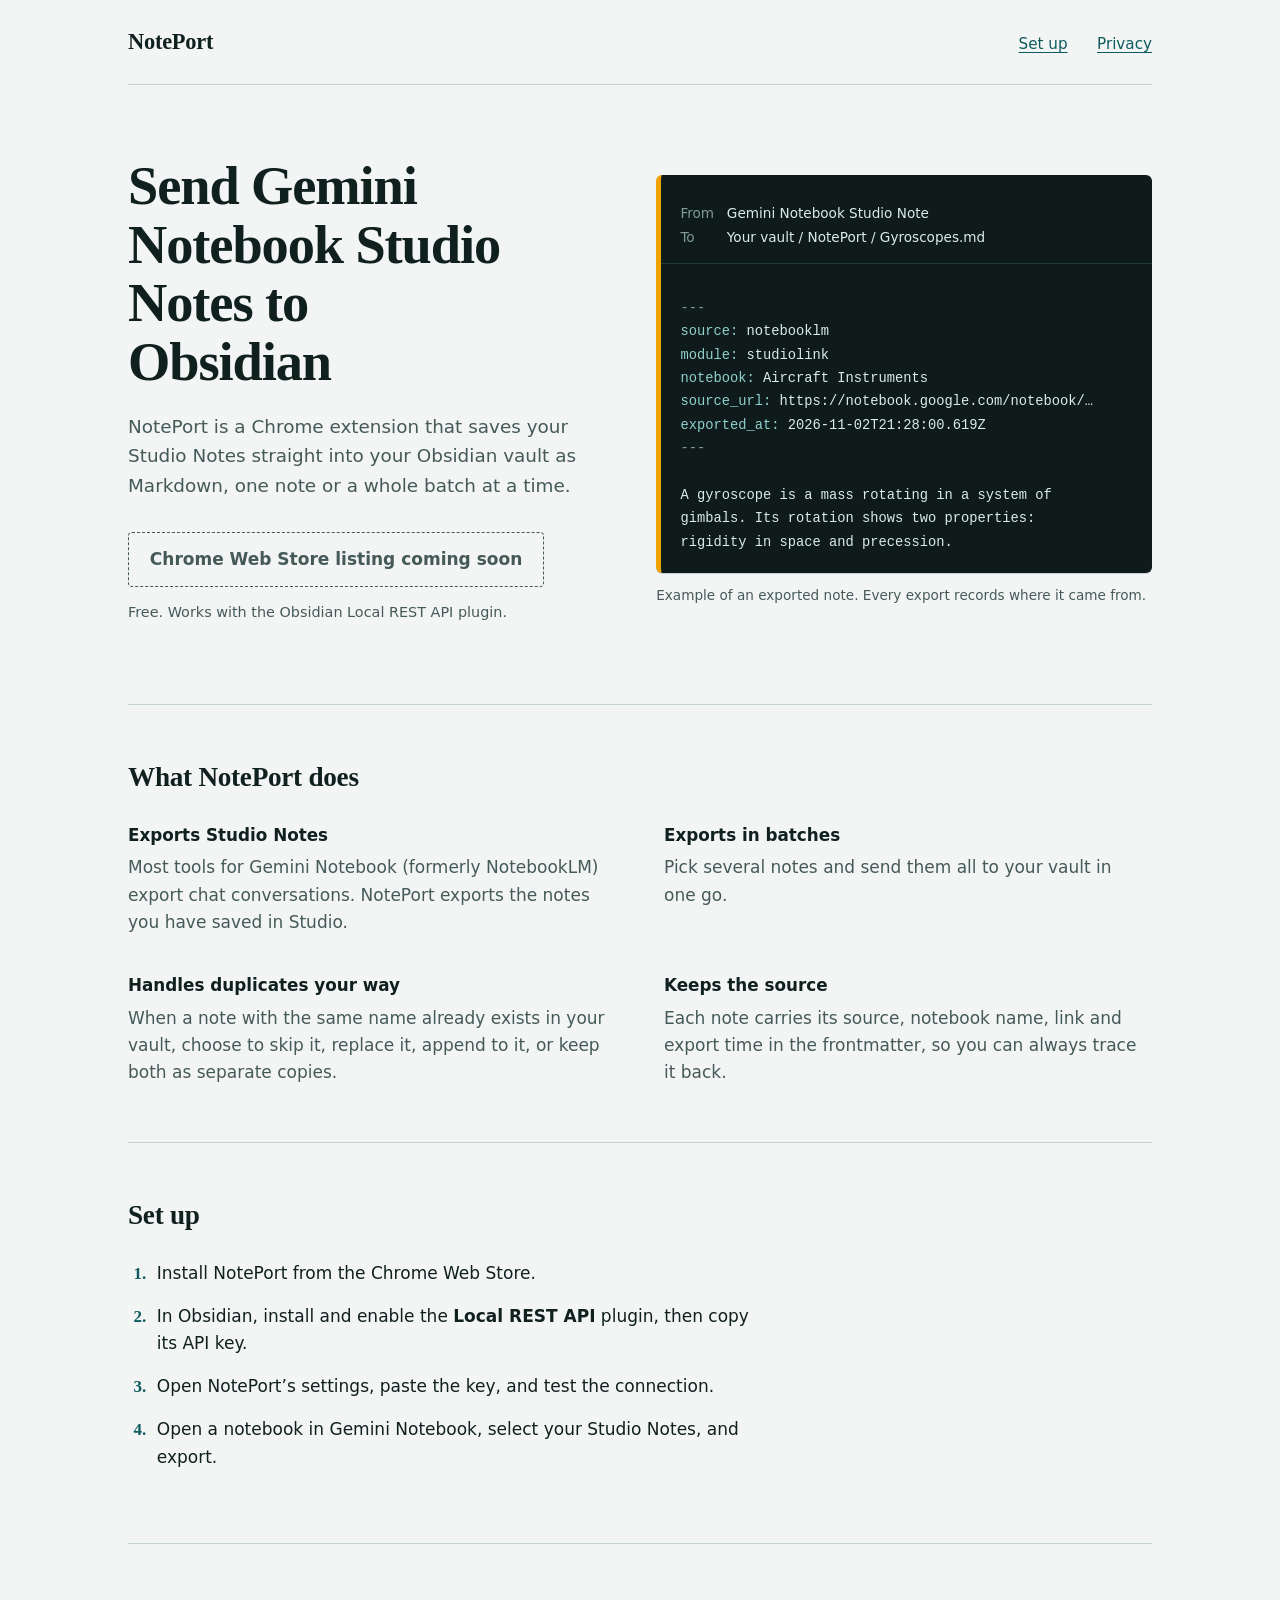
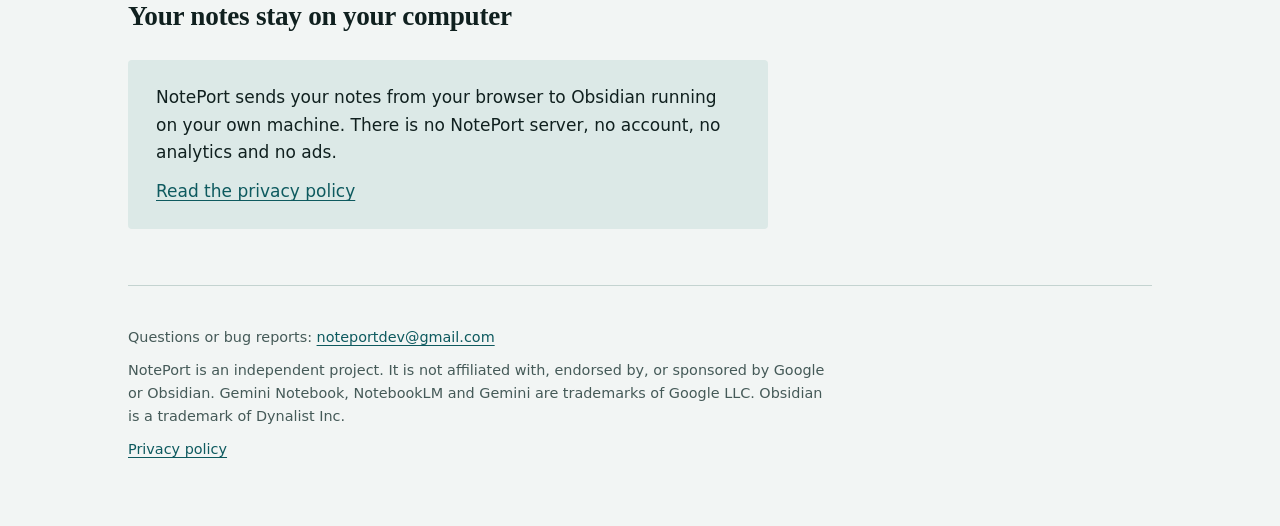
<file: index.html>
<!DOCTYPE html>
<html lang="en">
<head>
  <meta charset="utf-8">
  <meta name="viewport" content="width=device-width, initial-scale=1">
  <title>NotePort: send Gemini Notebook Studio Notes to Obsidian</title>
  <meta name="description" content="NotePort is a Chrome extension that exports your Gemini Notebook (formerly NotebookLM) Studio Notes into your Obsidian vault as Markdown, with the source kept in the frontmatter.">
  <link rel="icon" href="data:image/svg+xml,%3Csvg xmlns='http://www.w3.org/2000/svg' viewBox='0 0 32 32'%3E%3Crect width='32' height='32' rx='6' fill='%230e5a5f'/%3E%3Cpath d='M9 22V10h4.2c3.2 0 5 1.5 5 3.9s-1.8 3.9-5 3.9H12' fill='none' stroke='%23fff' stroke-width='2.6'/%3E%3Ccircle cx='23' cy='22' r='2.4' fill='%23f0a202'/%3E%3C/svg%3E">
  <link rel="stylesheet" href="style.css">
</head>
<body>
  <div class="wrap">
    <header class="site-header">
      <a class="wordmark" href="/">NotePort</a>
      <nav aria-label="Main">
        <a href="#setup">Set up</a>
        <a href="privacy.html">Privacy</a>
      </nav>
    </header>

    <main>
      <div class="hero">
        <div>
          <h1>Send Gemini Notebook Studio Notes to Obsidian</h1>
          <p class="lede">NotePort is a Chrome extension that saves your Studio Notes straight into your Obsidian vault as Markdown, one note or a whole batch at a time.</p>
          <!-- Replace this span with: <a class="btn" href="YOUR-CHROME-WEB-STORE-URL">Add to Chrome</a> once the listing is live -->
          <span class="btn" aria-disabled="true">Chrome Web Store listing coming soon</span>
          <p class="fineprint">Free. Works with the Obsidian Local REST API plugin.</p>
        </div>

        <figure style="margin:0">
          <div class="file">
            <dl class="file-route">
              <dt>From</dt>
              <dd>Gemini Notebook Studio Note</dd>
              <dt>To</dt>
              <dd>Your vault / NotePort / Gyroscopes.md</dd>
            </dl>
<pre><span class="d">---</span>
<span class="k">source:</span> notebooklm
<span class="k">module:</span> studiolink
<span class="k">notebook:</span> Aircraft Instruments
<span class="k">source_url:</span> https://notebook.google.com/notebook/…
<span class="k">exported_at:</span> 2026-11-02T21:28:00.619Z
<span class="d">---</span>

A gyroscope is a mass rotating in a system of
gimbals. Its rotation shows two properties:
rigidity in space and precession.
</pre>
          </div>
          <figcaption class="caption">Example of an exported note. Every export records where it came from.</figcaption>
        </figure>
      </div>

      <section aria-labelledby="what">
        <h2 id="what">What NotePort does</h2>
        <div class="features">
          <div>
            <h3>Exports Studio Notes</h3>
            <p>Most tools for Gemini Notebook (formerly NotebookLM) export chat conversations. NotePort exports the notes you have saved in Studio.</p>
          </div>
          <div>
            <h3>Exports in batches</h3>
            <p>Pick several notes and send them all to your vault in one go.</p>
          </div>
          <div>
            <h3>Handles duplicates your way</h3>
            <p>When a note with the same name already exists in your vault, choose to skip it, replace it, append to it, or keep both as separate copies.</p>
          </div>
          <div>
            <h3>Keeps the source</h3>
            <p>Each note carries its source, notebook name, link and export time in the frontmatter, so you can always trace it back.</p>
          </div>
        </div>
      </section>

      <section id="setup" aria-labelledby="setup-title">
        <h2 id="setup-title">Set up</h2>
        <ol class="steps">
          <li>Install NotePort from the Chrome Web Store.</li>
          <li>In Obsidian, install and enable the <strong>Local REST API</strong> plugin, then copy its API key.</li>
          <li>Open NotePort’s settings, paste the key, and test the connection.</li>
          <li>Open a notebook in Gemini Notebook, select your Studio Notes, and export.</li>
        </ol>
      </section>

      <section aria-labelledby="privacy-title">
        <h2 id="privacy-title">Your notes stay on your computer</h2>
        <div class="note-box">
          <p>NotePort sends your notes from your browser to Obsidian running on your own machine. There is no NotePort server, no account, no analytics and no ads.</p>
          <p><a href="privacy.html">Read the privacy policy</a></p>
        </div>
      </section>
    </main>

    <footer class="site-footer">
      <p>Questions or bug reports: <a href="mailto:noteportdev@gmail.com">noteportdev@gmail.com</a></p>
      <p>NotePort is an independent project. It is not affiliated with, endorsed by, or sponsored by Google or Obsidian. Gemini Notebook, NotebookLM and Gemini are trademarks of Google LLC. Obsidian is a trademark of Dynalist Inc.</p>
      <p><a href="privacy.html">Privacy policy</a></p>
    </footer>
  </div>
</body>
</html>
</file>
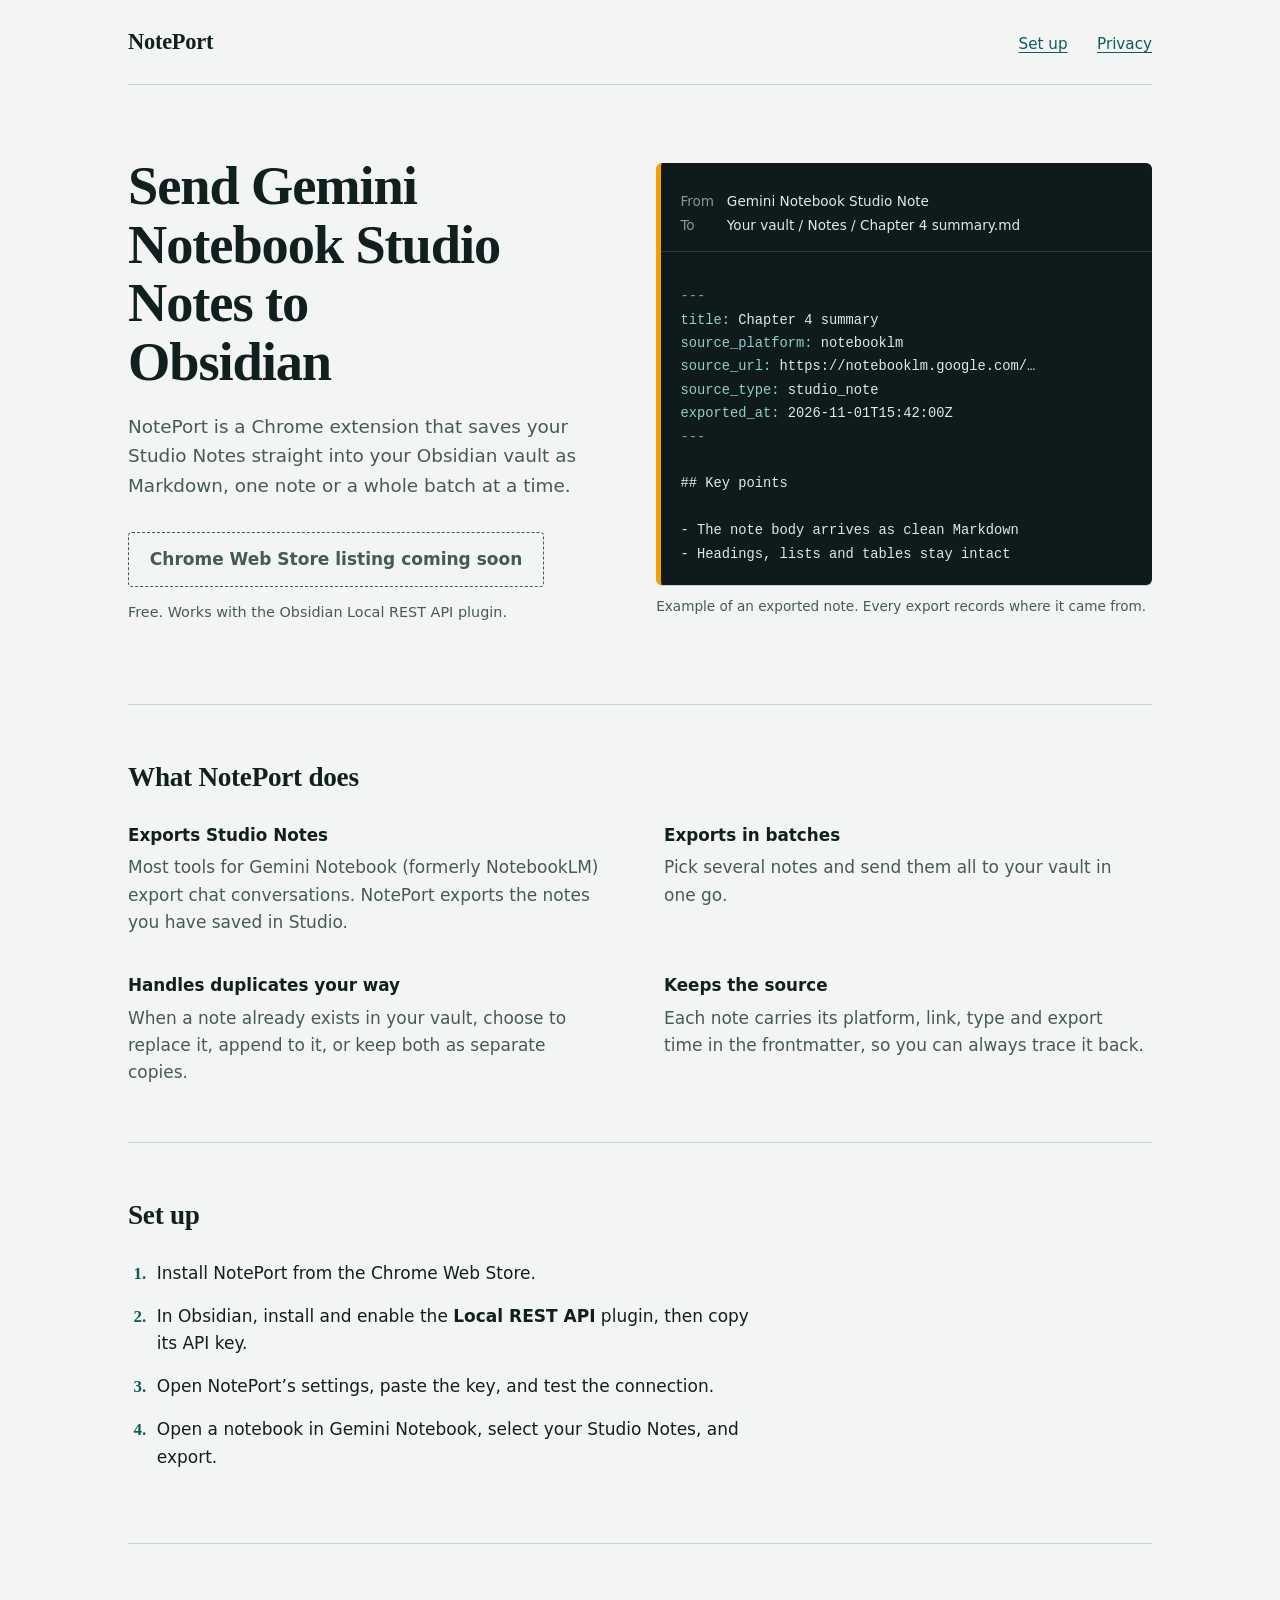
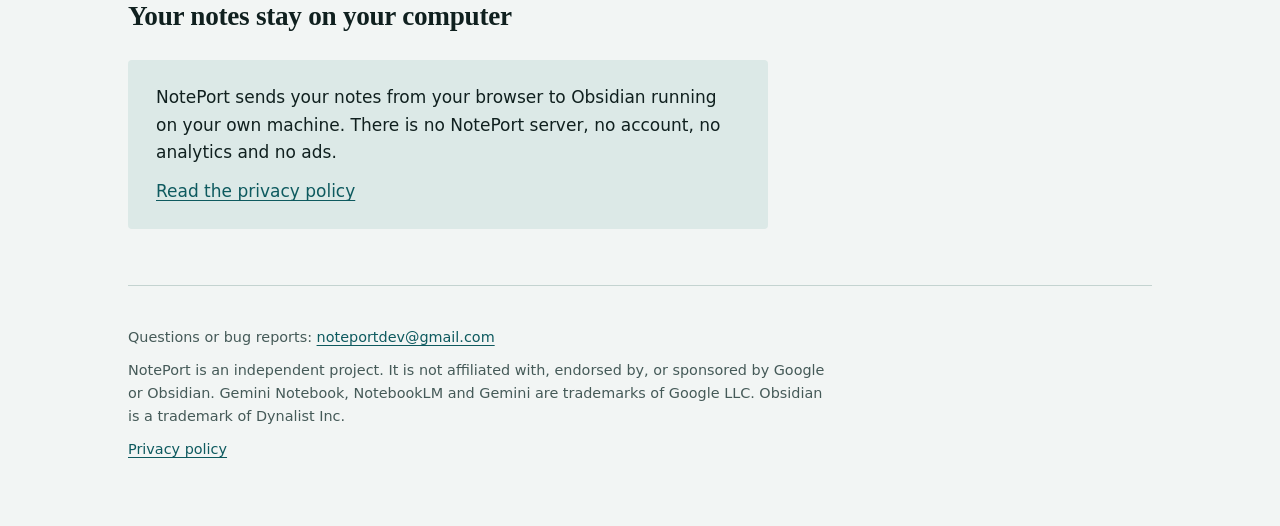
<file: index (1).html>
<!DOCTYPE html>
<html lang="en">
<head>
  <meta charset="utf-8">
  <meta name="viewport" content="width=device-width, initial-scale=1">
  <title>NotePort: send Gemini Notebook Studio Notes to Obsidian</title>
  <meta name="description" content="NotePort is a Chrome extension that exports your Gemini Notebook (formerly NotebookLM) Studio Notes into your Obsidian vault as Markdown, with the source kept in the frontmatter.">
  <link rel="icon" href="data:image/svg+xml,%3Csvg xmlns='http://www.w3.org/2000/svg' viewBox='0 0 32 32'%3E%3Crect width='32' height='32' rx='6' fill='%230e5a5f'/%3E%3Cpath d='M9 22V10h4.2c3.2 0 5 1.5 5 3.9s-1.8 3.9-5 3.9H12' fill='none' stroke='%23fff' stroke-width='2.6'/%3E%3Ccircle cx='23' cy='22' r='2.4' fill='%23f0a202'/%3E%3C/svg%3E">
  <link rel="stylesheet" href="style.css">
</head>
<body>
  <div class="wrap">
    <header class="site-header">
      <a class="wordmark" href="/">NotePort</a>
      <nav aria-label="Main">
        <a href="#setup">Set up</a>
        <a href="privacy.html">Privacy</a>
      </nav>
    </header>

    <main>
      <div class="hero">
        <div>
          <h1>Send Gemini Notebook Studio Notes to Obsidian</h1>
          <p class="lede">NotePort is a Chrome extension that saves your Studio Notes straight into your Obsidian vault as Markdown, one note or a whole batch at a time.</p>
          <!-- Replace this span with: <a class="btn" href="YOUR-CHROME-WEB-STORE-URL">Add to Chrome</a> once the listing is live -->
          <span class="btn" aria-disabled="true">Chrome Web Store listing coming soon</span>
          <p class="fineprint">Free. Works with the Obsidian Local REST API plugin.</p>
        </div>

        <figure style="margin:0">
          <div class="file">
            <dl class="file-route">
              <dt>From</dt>
              <dd>Gemini Notebook Studio Note</dd>
              <dt>To</dt>
              <dd>Your vault / Notes / Chapter 4 summary.md</dd>
            </dl>
<pre><span class="d">---</span>
<span class="k">title:</span> Chapter 4 summary
<span class="k">source_platform:</span> notebooklm
<span class="k">source_url:</span> https://notebooklm.google.com/…
<span class="k">source_type:</span> studio_note
<span class="k">exported_at:</span> 2026-11-01T15:42:00Z
<span class="d">---</span>

## Key points

- The note body arrives as clean Markdown
- Headings, lists and tables stay intact
</pre>
          </div>
          <figcaption class="caption">Example of an exported note. Every export records where it came from.</figcaption>
        </figure>
      </div>

      <section aria-labelledby="what">
        <h2 id="what">What NotePort does</h2>
        <div class="features">
          <div>
            <h3>Exports Studio Notes</h3>
            <p>Most tools for Gemini Notebook (formerly NotebookLM) export chat conversations. NotePort exports the notes you have saved in Studio.</p>
          </div>
          <div>
            <h3>Exports in batches</h3>
            <p>Pick several notes and send them all to your vault in one go.</p>
          </div>
          <div>
            <h3>Handles duplicates your way</h3>
            <p>When a note already exists in your vault, choose to replace it, append to it, or keep both as separate copies.</p>
          </div>
          <div>
            <h3>Keeps the source</h3>
            <p>Each note carries its platform, link, type and export time in the frontmatter, so you can always trace it back.</p>
          </div>
        </div>
      </section>

      <section id="setup" aria-labelledby="setup-title">
        <h2 id="setup-title">Set up</h2>
        <ol class="steps">
          <li>Install NotePort from the Chrome Web Store.</li>
          <li>In Obsidian, install and enable the <strong>Local REST API</strong> plugin, then copy its API key.</li>
          <li>Open NotePort’s settings, paste the key, and test the connection.</li>
          <li>Open a notebook in Gemini Notebook, select your Studio Notes, and export.</li>
        </ol>
      </section>

      <section aria-labelledby="privacy-title">
        <h2 id="privacy-title">Your notes stay on your computer</h2>
        <div class="note-box">
          <p>NotePort sends your notes from your browser to Obsidian running on your own machine. There is no NotePort server, no account, no analytics and no ads.</p>
          <p><a href="privacy.html">Read the privacy policy</a></p>
        </div>
      </section>
    </main>

    <footer class="site-footer">
      <p>Questions or bug reports: <a href="mailto:noteportdev@gmail.com">noteportdev@gmail.com</a></p>
      <p>NotePort is an independent project. It is not affiliated with, endorsed by, or sponsored by Google or Obsidian. Gemini Notebook, NotebookLM and Gemini are trademarks of Google LLC. Obsidian is a trademark of Dynalist Inc.</p>
      <p><a href="privacy.html">Privacy policy</a></p>
    </footer>
  </div>
</body>
</html>
</file>
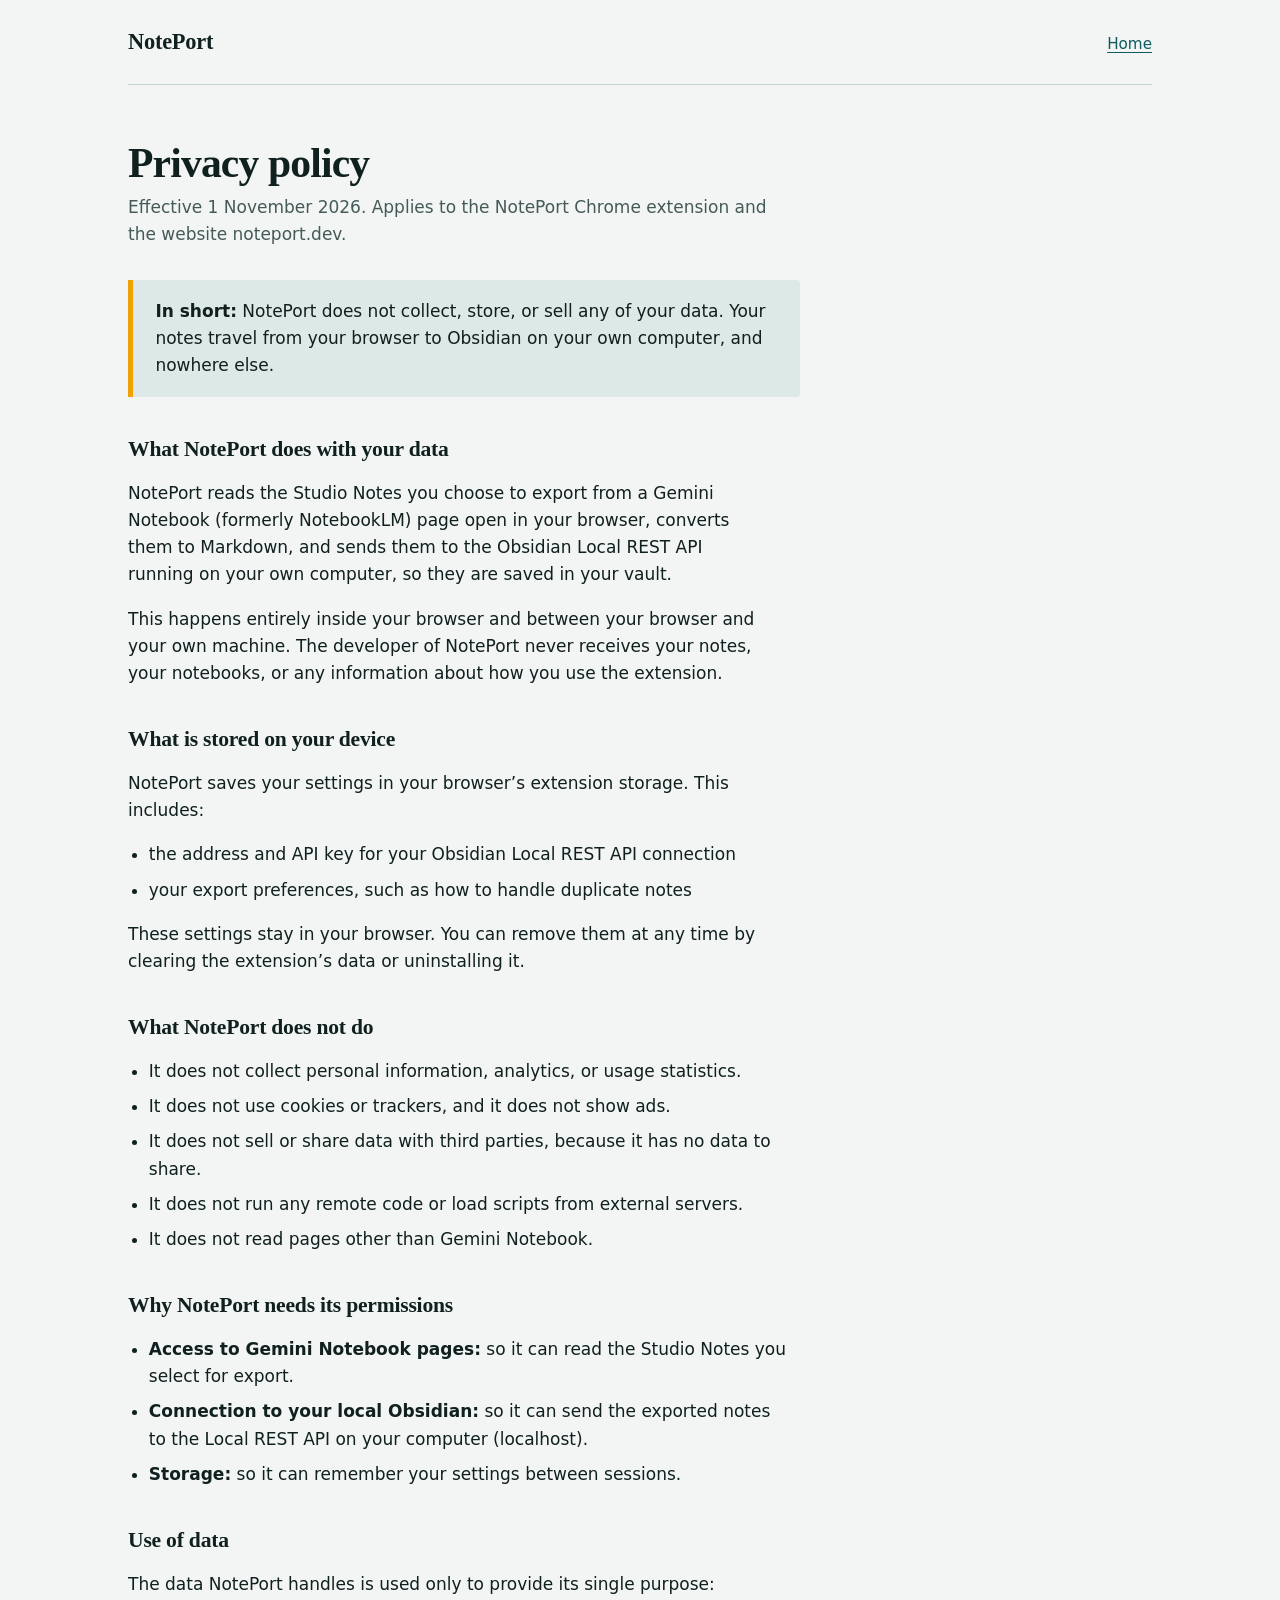
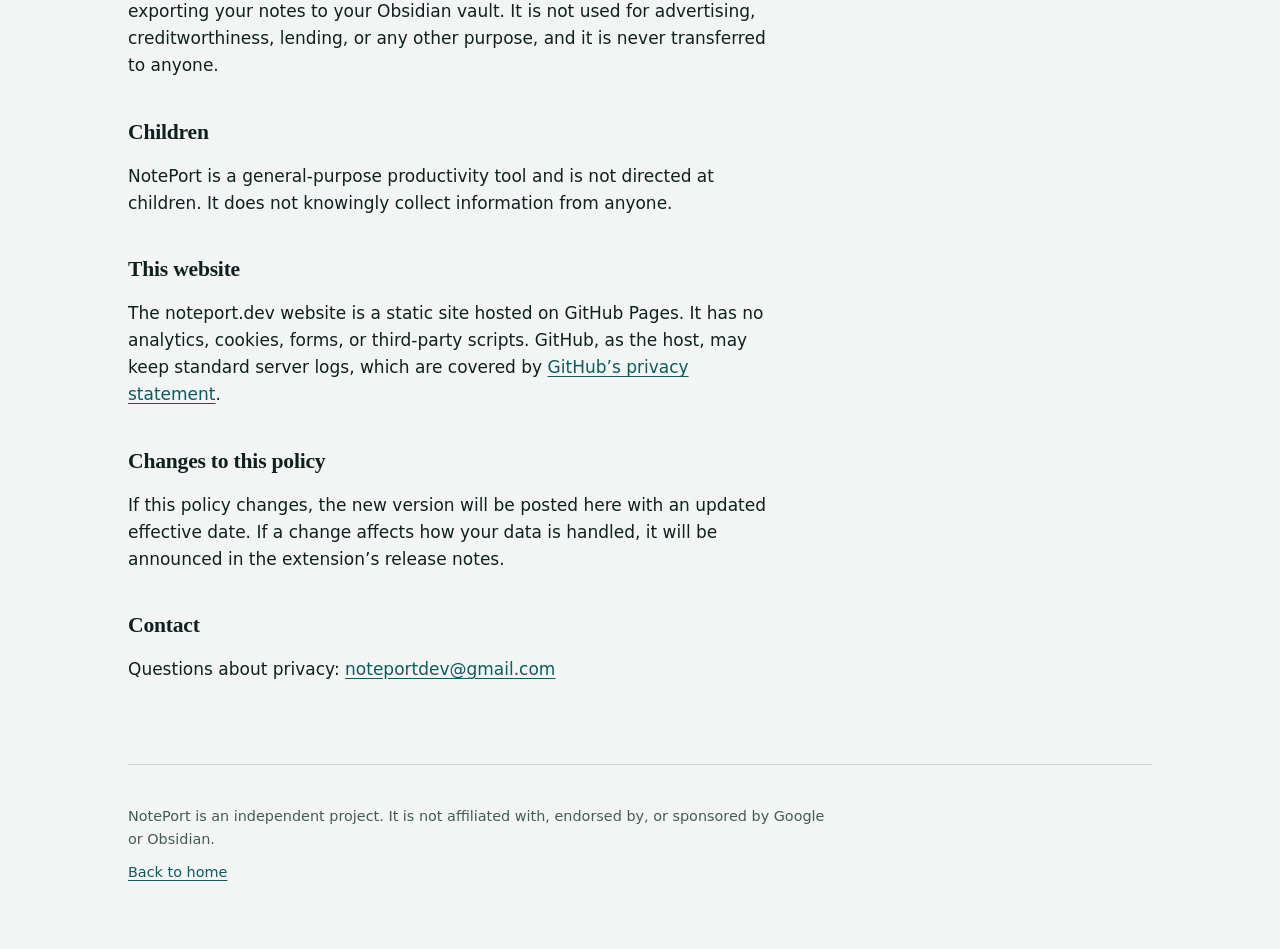
<file: privacy (1).html>
<!DOCTYPE html>
<html lang="en">
<head>
  <meta charset="utf-8">
  <meta name="viewport" content="width=device-width, initial-scale=1">
  <title>Privacy policy | NotePort</title>
  <meta name="description" content="How the NotePort Chrome extension handles your data: it collects nothing and sends your notes only to Obsidian on your own computer.">
  <link rel="icon" href="data:image/svg+xml,%3Csvg xmlns='http://www.w3.org/2000/svg' viewBox='0 0 32 32'%3E%3Crect width='32' height='32' rx='6' fill='%230e5a5f'/%3E%3Cpath d='M9 22V10h4.2c3.2 0 5 1.5 5 3.9s-1.8 3.9-5 3.9H12' fill='none' stroke='%23fff' stroke-width='2.6'/%3E%3Ccircle cx='23' cy='22' r='2.4' fill='%23f0a202'/%3E%3C/svg%3E">
  <link rel="stylesheet" href="style.css">
</head>
<body>
  <div class="wrap">
    <header class="site-header">
      <a class="wordmark" href="/">NotePort</a>
      <nav aria-label="Main">
        <a href="/">Home</a>
      </nav>
    </header>

    <main class="doc">
      <h1>Privacy policy</h1>
      <p class="meta">Effective 1 November 2026. Applies to the NotePort Chrome extension and the website noteport.dev.</p>

      <div class="summary">
        <p><strong>In short:</strong> NotePort does not collect, store, or sell any of your data. Your notes travel from your browser to Obsidian on your own computer, and nowhere else.</p>
      </div>

      <h2>What NotePort does with your data</h2>
      <p>NotePort reads the Studio Notes you choose to export from a Gemini Notebook (formerly NotebookLM) page open in your browser, converts them to Markdown, and sends them to the Obsidian Local REST API running on your own computer, so they are saved in your vault.</p>
      <p>This happens entirely inside your browser and between your browser and your own machine. The developer of NotePort never receives your notes, your notebooks, or any information about how you use the extension.</p>

      <h2>What is stored on your device</h2>
      <p>NotePort saves your settings in your browser’s extension storage. This includes:</p>
      <ul>
        <li>the address and API key for your Obsidian Local REST API connection</li>
        <li>your export preferences, such as how to handle duplicate notes</li>
      </ul>
      <p>These settings stay in your browser. You can remove them at any time by clearing the extension’s data or uninstalling it.</p>
      <!-- VERIFY: if the extension uses chrome.storage.sync, add: "If you are signed in to Chrome with sync turned on, Chrome may sync these settings between your own devices. That sync is run by Google, not by NotePort." -->

      <h2>What NotePort does not do</h2>
      <ul>
        <li>It does not collect personal information, analytics, or usage statistics.</li>
        <li>It does not use cookies or trackers, and it does not show ads.</li>
        <li>It does not sell or share data with third parties, because it has no data to share.</li>
        <li>It does not run any remote code or load scripts from external servers.</li>
        <li>It does not read pages other than Gemini Notebook.</li>
      </ul>

      <h2>Why NotePort needs its permissions</h2>
      <!-- VERIFY: match this list exactly to the permissions and host_permissions in manifest.json -->
      <ul>
        <li><strong>Access to Gemini Notebook pages:</strong> so it can read the Studio Notes you select for export.</li>
        <li><strong>Connection to your local Obsidian:</strong> so it can send the exported notes to the Local REST API on your computer (localhost).</li>
        <li><strong>Storage:</strong> so it can remember your settings between sessions.</li>
      </ul>

      <h2>Use of data</h2>
      <p>The data NotePort handles is used only to provide its single purpose: exporting your notes to your Obsidian vault. It is not used for advertising, creditworthiness, lending, or any other purpose, and it is never transferred to anyone.</p>

      <h2>Children</h2>
      <p>NotePort is a general-purpose productivity tool and is not directed at children. It does not knowingly collect information from anyone.</p>

      <h2>This website</h2>
      <p>The noteport.dev website is a static site hosted on GitHub Pages. It has no analytics, cookies, forms, or third-party scripts. GitHub, as the host, may keep standard server logs, which are covered by <a href="https://docs.github.com/en/site-policy/privacy-policies/github-general-privacy-statement">GitHub’s privacy statement</a>.</p>

      <h2>Changes to this policy</h2>
      <p>If this policy changes, the new version will be posted here with an updated effective date. If a change affects how your data is handled, it will be announced in the extension’s release notes.</p>

      <h2>Contact</h2>
      <p>Questions about privacy: <a href="mailto:noteportdev@gmail.com">noteportdev@gmail.com</a></p>
    </main>

    <footer class="site-footer">
      <p>NotePort is an independent project. It is not affiliated with, endorsed by, or sponsored by Google or Obsidian.</p>
      <p><a href="/">Back to home</a></p>
    </footer>
  </div>
</body>
</html>
</file>
<file: style.css>
/* NotePort site: no external fonts, scripts or trackers. */

:root {
  --bg: #f2f5f4;
  --ink: #10201f;
  --muted: #455a58;
  --line: #c4d3d0;
  --link: #0e5a5f;
  --tide: #dce9e7;
  --buoy: #f0a202;
  --panel: #0f1b1b;
  --panel-ink: #dcebe8;
  --panel-dim: #7f9a96;
  --panel-key: #8fd0cc;
  --serif: Charter, "Iowan Old Style", "Palatino Linotype", Palatino, Georgia, serif;
  --sans: system-ui, -apple-system, "Segoe UI", Roboto, "Helvetica Neue", Arial, sans-serif;
  --mono: ui-monospace, "SF Mono", Menlo, Consolas, "Liberation Mono", monospace;
}

@media (prefers-color-scheme: dark) {
  :root {
    --bg: #0c1514;
    --ink: #e6f0ee;
    --muted: #9fb7b3;
    --line: #25403d;
    --link: #7fcfcb;
    --tide: #14282a;
    --panel: #07100f;
  }
}

*,
*::before,
*::after {
  box-sizing: border-box;
}

html {
  -webkit-text-size-adjust: 100%;
}

body {
  margin: 0;
  background: var(--bg);
  color: var(--ink);
  font-family: var(--sans);
  font-size: 1.0625rem;
  line-height: 1.6;
}

a {
  color: var(--link);
  text-underline-offset: 0.18em;
}

a:focus-visible,
.btn:focus-visible {
  outline: 3px solid var(--buoy);
  outline-offset: 3px;
  border-radius: 2px;
}

.wrap {
  width: min(100% - 2.5rem, 64rem);
  margin-inline: auto;
}

/* Header */
.site-header {
  display: flex;
  justify-content: space-between;
  align-items: baseline;
  padding-block: 1.5rem;
  border-bottom: 1px solid var(--line);
}

.wordmark {
  font-family: var(--serif);
  font-weight: 700;
  font-size: 1.4rem;
  letter-spacing: -0.01em;
  color: var(--ink);
  text-decoration: none;
}

.site-header nav a {
  margin-left: 1.5rem;
  font-size: 0.95rem;
}

/* Hero */
.hero {
  display: grid;
  grid-template-columns: minmax(0, 1fr) minmax(0, 1.05fr);
  gap: 3.5rem;
  align-items: center;
  padding-block: 4.5rem 5rem;
}

h1 {
  font-family: var(--serif);
  font-size: clamp(2.2rem, 4.6vw, 3.4rem);
  line-height: 1.08;
  letter-spacing: -0.02em;
  margin: 0 0 1.25rem;
  max-width: 14ch;
}

.lede {
  font-size: 1.15rem;
  color: var(--muted);
  max-width: 34rem;
  margin: 0 0 2rem;
}

.btn {
  display: inline-block;
  padding: 0.8rem 1.3rem;
  font: inherit;
  font-weight: 600;
  text-decoration: none;
  border-radius: 4px;
  background: var(--ink);
  color: var(--bg);
}

.btn[aria-disabled="true"] {
  background: transparent;
  color: var(--muted);
  border: 1px dashed var(--muted);
  cursor: default;
}

.fineprint {
  margin: 0.9rem 0 0;
  font-size: 0.9rem;
  color: var(--muted);
}

/* The one memorable element: the exported file */
.file {
  background: var(--panel);
  color: var(--panel-ink);
  border-radius: 6px;
  border-left: 5px solid var(--buoy);
  overflow: hidden;
  box-shadow: 0 1px 0 var(--line);
}

.file-route {
  padding: 0.9rem 1.2rem;
  font-size: 0.85rem;
  color: var(--panel-dim);
  border-bottom: 1px solid #22393a;
  display: grid;
  grid-template-columns: auto 1fr;
  gap: 0.15rem 0.8rem;
}

.file-route dt {
  margin: 0;
}

.file-route dd {
  margin: 0;
  color: var(--panel-ink);
  overflow-wrap: anywhere;
}

.file pre {
  margin: 0;
  padding: 1.2rem;
  font-family: var(--mono);
  font-size: 0.86rem;
  line-height: 1.7;
  overflow-x: auto;
}

.file .k {
  color: var(--panel-key);
}

.file .d {
  color: var(--panel-dim);
}

.caption {
  margin: 0.7rem 0 0;
  font-size: 0.85rem;
  color: var(--muted);
}

/* Content sections */
section {
  padding-block: 3.5rem;
  border-top: 1px solid var(--line);
}

h2 {
  font-family: var(--serif);
  font-size: 1.7rem;
  line-height: 1.2;
  letter-spacing: -0.01em;
  margin: 0 0 1.75rem;
}

h3 {
  font-size: 1.05rem;
  margin: 0 0 0.35rem;
}

.features {
  display: grid;
  grid-template-columns: repeat(2, minmax(0, 1fr));
  gap: 2.25rem 3rem;
}

.features p {
  margin: 0;
  color: var(--muted);
  max-width: 30rem;
}

.steps {
  margin: 0;
  padding-left: 1.4rem;
  max-width: 40rem;
}

.steps li {
  margin-bottom: 1rem;
  padding-left: 0.4rem;
}

.steps li::marker {
  font-family: var(--serif);
  font-weight: 700;
  color: var(--link);
}

.note-box {
  background: var(--tide);
  padding: 1.5rem 1.75rem;
  border-radius: 4px;
  max-width: 40rem;
}

.note-box p {
  margin: 0 0 0.75rem;
}

.note-box p:last-child {
  margin-bottom: 0;
}

/* Footer */
.site-footer {
  padding-block: 2.5rem 3.5rem;
  border-top: 1px solid var(--line);
  font-size: 0.9rem;
  color: var(--muted);
}

.site-footer p {
  margin: 0 0 0.6rem;
  max-width: 44rem;
}

/* Privacy policy page */
.doc {
  max-width: 42rem;
  padding-block: 3.5rem 4rem;
}

.doc h1 {
  max-width: none;
  font-size: clamp(2rem, 4vw, 2.6rem);
  margin-bottom: 0.5rem;
}

.doc h2 {
  font-size: 1.35rem;
  margin: 2.5rem 0 0.75rem;
}

.doc p,
.doc li {
  max-width: 40rem;
}

.doc ul {
  padding-left: 1.3rem;
}

.doc li {
  margin-bottom: 0.5rem;
}

.meta {
  color: var(--muted);
  margin: 0 0 2rem;
}

.summary {
  background: var(--tide);
  border-left: 5px solid var(--buoy);
  padding: 1.1rem 1.4rem;
  border-radius: 0 4px 4px 0;
  margin-bottom: 2rem;
}

.summary p {
  margin: 0;
}

@media (max-width: 52rem) {
  .hero {
    grid-template-columns: minmax(0, 1fr);
    gap: 2.5rem;
    padding-block: 3rem 3.5rem;
  }

  .features {
    grid-template-columns: minmax(0, 1fr);
  }
}
</file>
